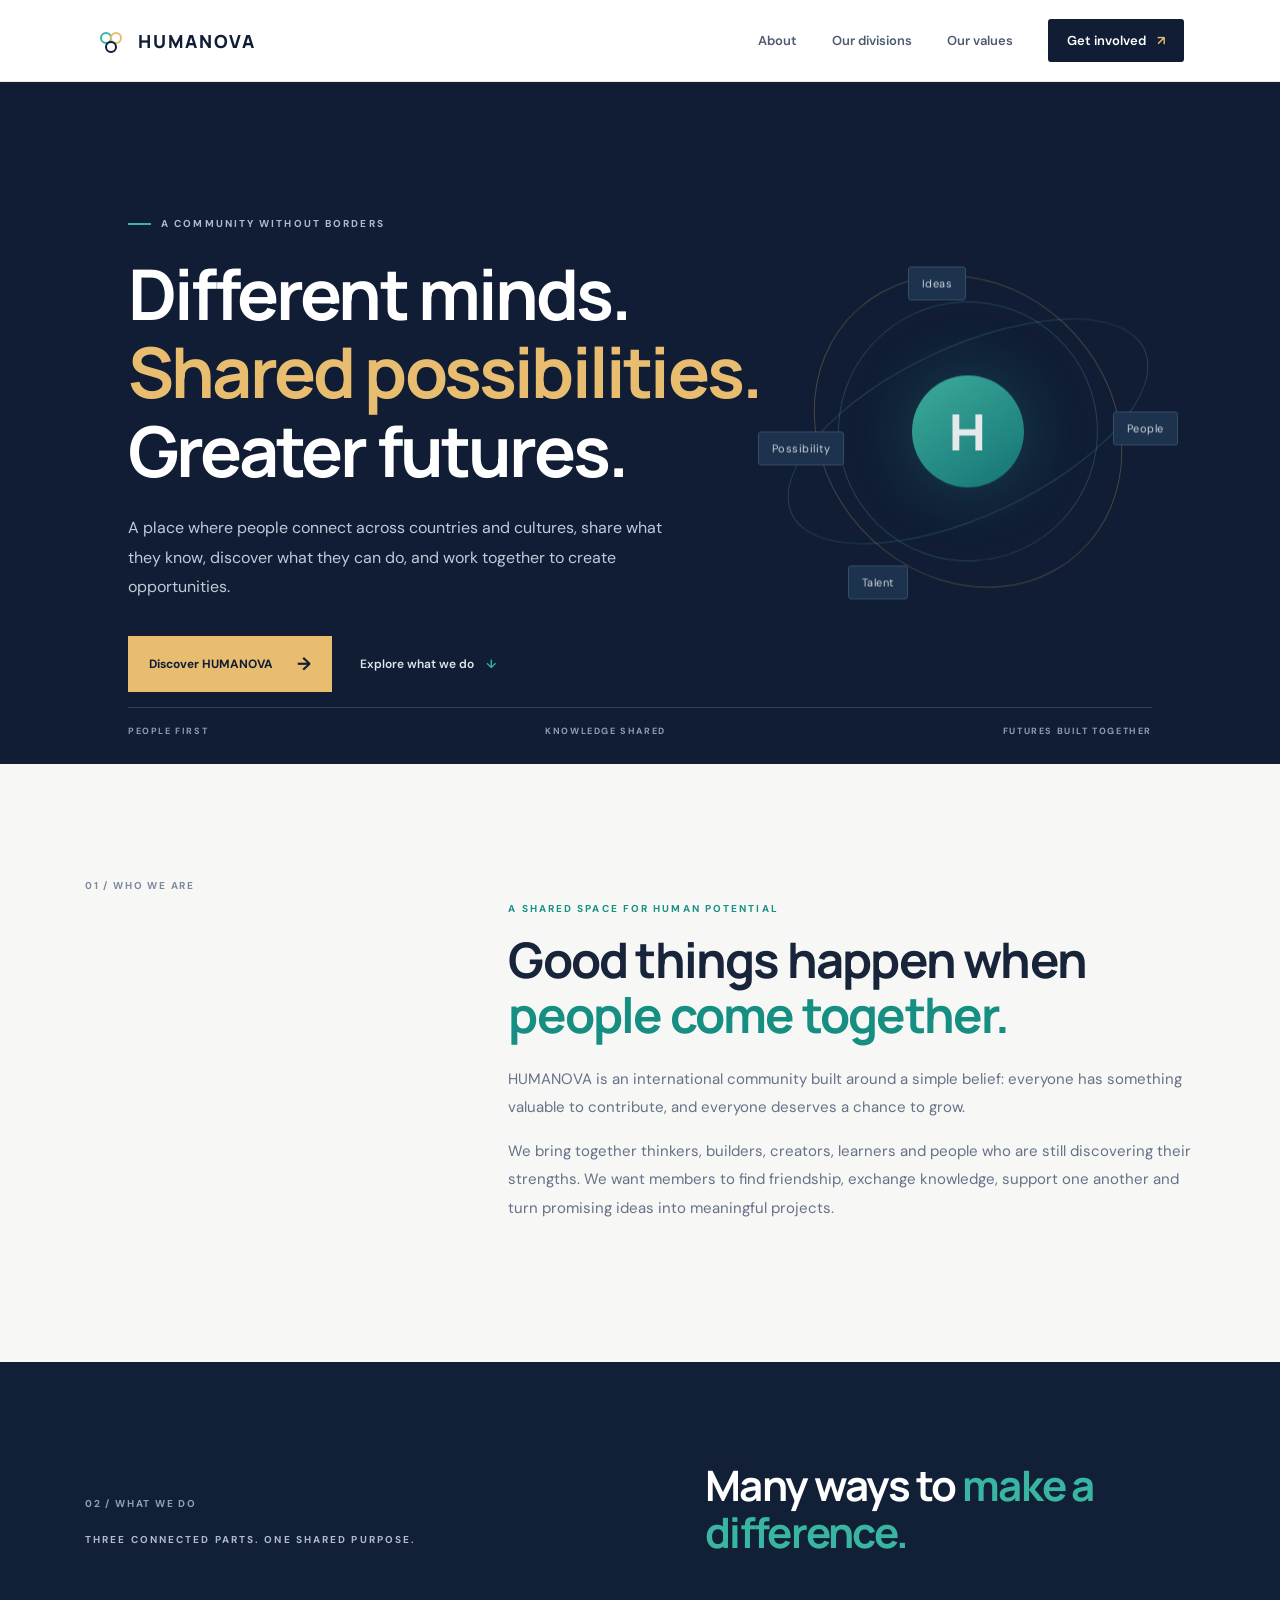
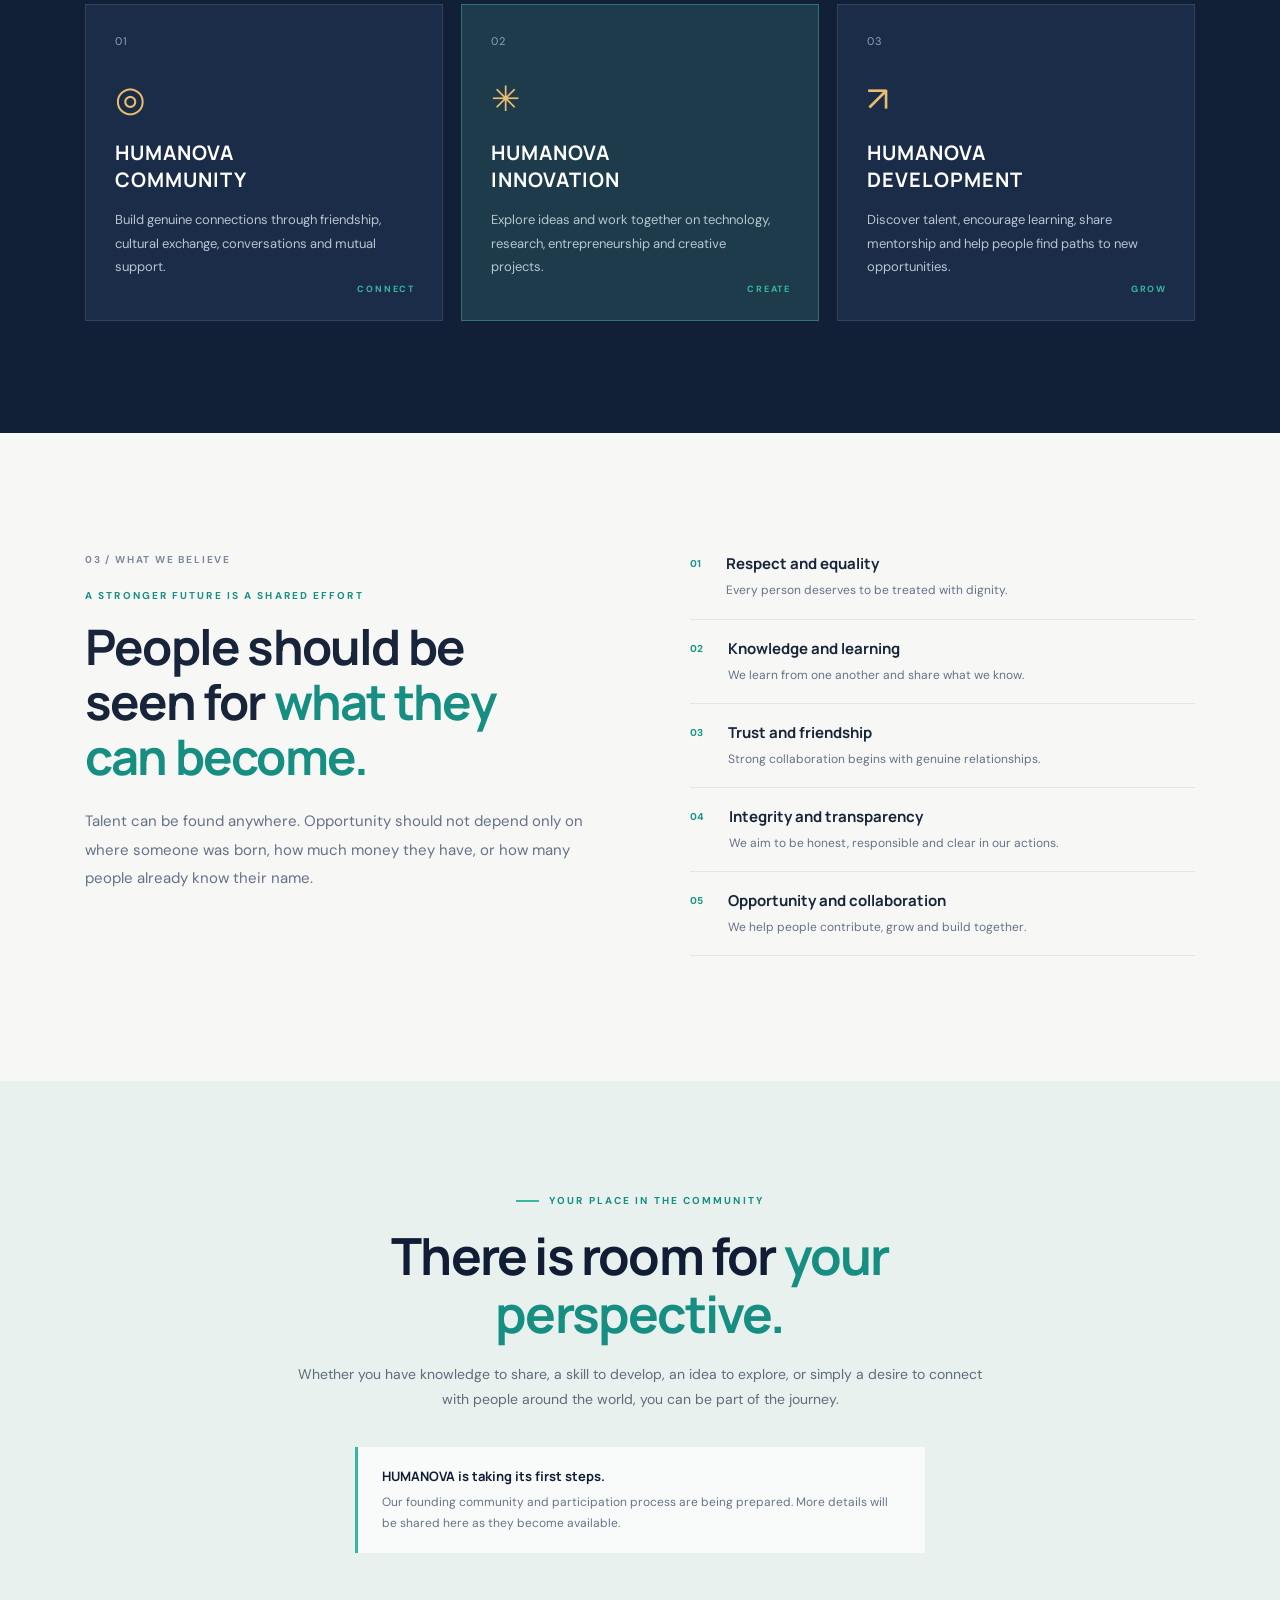
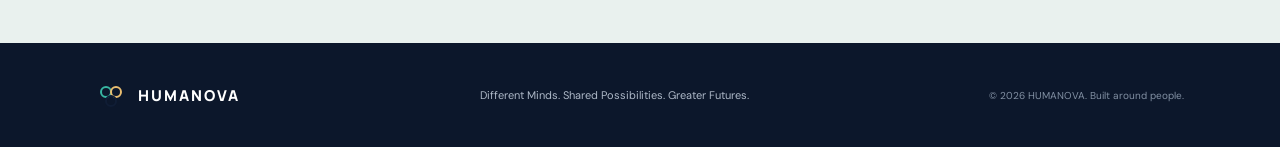
<file: index.html>
<!doctype html>
<html lang="en">
<head>
  <meta charset="utf-8">
  <meta name="viewport" content="width=device-width, initial-scale=1">
  <meta name="theme-color" content="#101d35">
  <meta name="description" content="HUMANOVA brings different minds together to share knowledge, discover talent and build greater futures.">
  <title>HUMANOVA — Different Minds. Shared Possibilities.</title>
  <link rel="preconnect" href="https://fonts.googleapis.com">
  <link rel="preconnect" href="https://fonts.gstatic.com" crossorigin>
  <link href="https://fonts.googleapis.com/css2?family=DM+Sans:wght@400;500;600;700&family=Manrope:wght@400;500;600;700;800&display=swap" rel="stylesheet">
  <link rel="stylesheet" href="styles.css">
  <script src="script.js" defer></script>
</head>
<body>
  <header class="site-header">
    <a class="brand" href="#home" aria-label="HUMANOVA home">
      <span class="brand-mark" aria-hidden="true"><i></i><i></i><i></i></span>
      <span>HUMANOVA</span>
    </a>
    <button class="menu-toggle" aria-label="Open navigation" aria-expanded="false">☰</button>
    <nav class="main-nav" aria-label="Main navigation">
      <a href="#about">About</a>
      <a href="#divisions">Our divisions</a>
      <a href="#values">Our values</a>
      <a href="#membership" class="nav-join">Get involved <span>↗</span></a>
    </nav>
  </header>

  <main>
    <section class="hero" id="home">
      <div class="hero-glow glow-one"></div><div class="hero-glow glow-two"></div>
      <div class="hero-content">
        <p class="eyebrow"><span></span> A community without borders</p>
        <h1>Different minds.<br><em>Shared possibilities.</em><br>Greater futures.</h1>
        <p class="hero-copy">A place where people connect across countries and cultures, share what they know, discover what they can do, and work together to create opportunities.</p>
        <div class="hero-actions">
          <a class="button button-gold" href="#about">Discover HUMANOVA <span>→</span></a>
          <a class="text-link" href="#divisions">Explore what we do <span>↓</span></a>
        </div>
      </div>
      <div class="hero-art" aria-label="Abstract illustration of connected people">
        <div class="orbit orbit-a"></div><div class="orbit orbit-b"></div><div class="orbit orbit-c"></div>
        <div class="core"><span>H</span></div>
        <span class="node node-a">Ideas</span><span class="node node-b">People</span>
        <span class="node node-c">Talent</span><span class="node node-d">Possibility</span>
      </div>
      <div class="hero-foot"><span>PEOPLE FIRST</span><span>KNOWLEDGE SHARED</span><span>FUTURES BUILT TOGETHER</span></div>
    </section>

    <section class="intro section-wrap" id="about">
      <div class="section-label">01 / WHO WE ARE</div>
      <div class="intro-text">
        <p class="eyebrow dark">A shared space for human potential</p>
        <h2>Good things happen when <em>people come together.</em></h2>
        <p>HUMANOVA is an international community built around a simple belief: everyone has something valuable to contribute, and everyone deserves a chance to grow.</p>
        <p>We bring together thinkers, builders, creators, learners and people who are still discovering their strengths. We want members to find friendship, exchange knowledge, support one another and turn promising ideas into meaningful projects.</p>
      </div>
    </section>

    <section class="divisions-section" id="divisions">
      <div class="section-wrap">
        <div class="section-heading">
          <div><div class="section-label light">02 / WHAT WE DO</div><p class="eyebrow">Three connected parts. One shared purpose.</p></div>
          <h2>Many ways to <em>make a difference.</em></h2>
        </div>
        <div class="division-grid">
          <article class="division-card">
            <div class="card-number">01</div><div class="card-icon">◎</div>
            <h3>HUMANOVA<br>COMMUNITY</h3>
            <p>Build genuine connections through friendship, cultural exchange, conversations and mutual support.</p>
            <span class="card-tag">CONNECT</span>
          </article>
          <article class="division-card featured">
            <div class="card-number">02</div><div class="card-icon">✳</div>
            <h3>HUMANOVA<br>INNOVATION</h3>
            <p>Explore ideas and work together on technology, research, entrepreneurship and creative projects.</p>
            <span class="card-tag">CREATE</span>
          </article>
          <article class="division-card">
            <div class="card-number">03</div><div class="card-icon">↗</div>
            <h3>HUMANOVA<br>DEVELOPMENT</h3>
            <p>Discover talent, encourage learning, share mentorship and help people find paths to new opportunities.</p>
            <span class="card-tag">GROW</span>
          </article>
        </div>
      </div>
    </section>

    <section class="belief-section section-wrap" id="values">
      <div class="belief-copy">
        <div class="section-label">03 / WHAT WE BELIEVE</div>
        <p class="eyebrow dark">A stronger future is a shared effort</p>
        <h2>People should be seen for <em>what they can become.</em></h2>
        <p>Talent can be found anywhere. Opportunity should not depend only on where someone was born, how much money they have, or how many people already know their name.</p>
      </div>
      <div class="values-list">
        <div><span>01</span><section><h3>Respect and equality</h3><p>Every person deserves to be treated with dignity.</p></section></div>
        <div><span>02</span><section><h3>Knowledge and learning</h3><p>We learn from one another and share what we know.</p></section></div>
        <div><span>03</span><section><h3>Trust and friendship</h3><p>Strong collaboration begins with genuine relationships.</p></section></div>
        <div><span>04</span><section><h3>Integrity and transparency</h3><p>We aim to be honest, responsible and clear in our actions.</p></section></div>
        <div><span>05</span><section><h3>Opportunity and collaboration</h3><p>We help people contribute, grow and build together.</p></section></div>
      </div>
    </section>

    <section class="membership-section" id="membership">
      <div class="membership-inner">
        <p class="eyebrow"><span></span> YOUR PLACE IN THE COMMUNITY</p>
        <h2>There is room for <em>your perspective.</em></h2>
        <p>Whether you have knowledge to share, a skill to develop, an idea to explore, or simply a desire to connect with people around the world, you can be part of the journey.</p>
        <div class="membership-note">
          <strong>HUMANOVA is taking its first steps.</strong>
          <span>Our founding community and participation process are being prepared. More details will be shared here as they become available.</span>
        </div>
      </div>
    </section>
  </main>

  <footer class="site-footer">
    <a class="brand footer-brand" href="#home"><span class="brand-mark" aria-hidden="true"><i></i><i></i><i></i></span><span>HUMANOVA</span></a>
    <p>Different Minds. Shared Possibilities. Greater Futures.</p>
    <span class="copyright">© <span id="year"></span> HUMANOVA. Built around people.</span>
  </footer>
</body>
</html>
</file>
<file: styles.css>
:root{--navy:#101d35;--navy2:#172945;--teal:#38b6a2;--gold:#e9bd70;--ink:#17243a;--muted:#657187;--paper:#f7f8f6;--white:#fff}
*{box-sizing:border-box}html{scroll-behavior:smooth;scroll-padding-top:90px}body{margin:0;font-family:"DM Sans",sans-serif;color:var(--ink);background:var(--paper)}a{color:inherit;text-decoration:none}.site-header{height:82px;padding:0 7.5%;display:flex;align-items:center;justify-content:space-between;background:#fff;position:sticky;top:0;z-index:20;border-bottom:1px solid #e9edf0}.brand{display:flex;align-items:center;gap:12px;font:800 18px Manrope,sans-serif;letter-spacing:2px;color:var(--navy)}.brand-mark{width:30px;height:30px;display:inline-flex;align-items:center;justify-content:center;position:relative}.brand-mark i{position:absolute;width:12px;height:12px;border:2px solid var(--teal);border-radius:50%}.brand-mark i:nth-child(1){transform:translate(-5px,-3px)}.brand-mark i:nth-child(2){transform:translate(5px,-3px);border-color:var(--gold)}.brand-mark i:nth-child(3){transform:translate(0,6px);border-color:var(--navy)}.main-nav{display:flex;align-items:center;gap:35px;font-size:13px;font-weight:600;color:#4d5b70}.main-nav a:hover,.text-link:hover{color:#168c80}.main-nav .nav-join{background:var(--navy);color:white;padding:13px 19px;border-radius:3px}.nav-join span{color:var(--gold);margin-left:8px}.menu-toggle{display:none;border:0;background:none;font-size:25px;color:var(--navy)}
.hero{min-height:660px;background:var(--navy);color:white;position:relative;overflow:hidden;padding:112px 10% 72px;display:flex;align-items:center}.hero-content{position:relative;z-index:2;max-width:650px}.eyebrow{font-size:10px;font-weight:700;letter-spacing:2.1px;text-transform:uppercase;color:#aebbd0;display:flex;align-items:center;gap:10px}.eyebrow>span{width:23px;height:2px;background:var(--teal);display:inline-block}.hero h1,.section-heading h2,.intro h2,.belief-copy h2,.membership-inner h2{font:700 clamp(42px,5.5vw,70px)/1.12 Manrope,sans-serif;letter-spacing:-2.8px;margin:24px 0}.hero h1 em,.section-heading h2 em,.intro h2 em,.belief-copy h2 em,.membership-inner h2 em{font-style:normal;color:var(--gold)}.hero-copy{max-width:540px;color:#c0cad8;font-size:16px;line-height:1.85}.hero-actions{display:flex;align-items:center;gap:28px;margin-top:34px}.button{padding:16px 21px;font-size:12px;font-weight:700;display:inline-flex;gap:24px;align-items:center}.button-gold{background:var(--gold);color:var(--navy)}.button-gold span{font-size:18px}.text-link{font-size:12px;font-weight:600;color:#e0e6ed}.text-link span{margin-left:9px;color:var(--teal)}.hero-art{position:absolute;width:420px;height:420px;right:8%;top:50%;transform:translateY(-48%);display:grid;place-items:center;opacity:.9}.orbit{position:absolute;border:1px solid rgba(106,190,181,.28);border-radius:50%;transform:rotate(-25deg)}.orbit-a{width:390px;height:170px}.orbit-b{width:330px;height:290px;transform:rotate(48deg);border-color:rgba(233,189,112,.3)}.orbit-c{width:260px;height:260px}.core{width:112px;height:112px;border-radius:50%;background:linear-gradient(145deg,#43bca9,#167e7c);display:grid;place-items:center;box-shadow:0 0 75px rgba(56,182,162,.3);font:800 50px Manrope;color:white}.node{position:absolute;padding:9px 13px;background:#203550;border:1px solid #3b536d;border-radius:3px;color:#e1e9ef;font-size:11px;letter-spacing:.5px}.node-a{top:45px;left:150px}.node-b{right:0;top:190px}.node-c{bottom:42px;left:90px}.node-d{left:0;top:210px}.hero-foot{position:absolute;bottom:27px;left:10%;right:10%;display:flex;justify-content:space-between;border-top:1px solid rgba(255,255,255,.14);padding-top:17px;color:#8f9eb3;font-size:9px;letter-spacing:1.6px;font-weight:700}
.section-wrap{max-width:1180px;margin:auto;padding-left:35px;padding-right:35px}.intro{display:grid;grid-template-columns:1fr 2fr;gap:80px;padding-top:115px;padding-bottom:125px}.section-label{font-size:10px;letter-spacing:1.8px;font-weight:700;color:#7d8a9c}.intro-text{max-width:740px}.eyebrow.dark{color:#178f83}.intro h2,.belief-copy h2{font-size:clamp(34px,4vw,49px);letter-spacing:-1.8px;margin:18px 0 22px}.intro h2 em,.belief-copy h2 em{color:#168e82}.intro-text>p:not(.eyebrow),.belief-copy>p:not(.eyebrow){font-size:15px;line-height:1.9;color:var(--muted);max-width:720px}.divisions-section{background:#111f37;color:white;padding:100px 0 112px}.section-heading{display:flex;justify-content:space-between;align-items:end;margin-bottom:48px}.section-heading h2{font-size:42px;max-width:490px;margin:0;letter-spacing:-1.7px}.section-heading h2 em{color:var(--teal)}.eyebrow{margin-top:23px}.light{color:#92a1b6}.division-grid{display:grid;grid-template-columns:repeat(3,1fr);gap:18px}.division-card{min-height:315px;padding:29px;background:#1a2c47;border:1px solid #30435e;position:relative}.division-card.featured{background:#1d3b4b;border-color:#2e756e}.card-number{font-size:11px;color:#91a1b5;letter-spacing:1px}.card-icon{font-size:35px;color:var(--gold);margin:28px 0 17px}.division-card h3{font:700 20px/1.35 Manrope,sans-serif;letter-spacing:1px;margin:0 0 15px}.division-card p{font-size:13px;line-height:1.8;color:#b9c5d3;max-width:290px}.card-tag{position:absolute;bottom:25px;right:27px;font-size:9px;letter-spacing:1.8px;color:var(--teal);font-weight:700}
.belief-section{display:grid;grid-template-columns:1fr 1fr;gap:100px;padding-top:120px;padding-bottom:125px}.belief-copy h2{max-width:470px}.values-list>div{display:flex;gap:25px;padding:18px 0;border-bottom:1px solid #e1e6e8}.values-list>div:first-child{padding-top:0}.values-list>div>span{font-size:10px;color:#159486;font-weight:700;padding-top:4px}.values-list h3{font:700 15px Manrope;margin:0 0 7px}.values-list p{font-size:12px;color:var(--muted);margin:0;line-height:1.6}
.membership-section{background:#e9f1ee;padding:90px 25px;text-align:center}.membership-inner{max-width:700px;margin:auto}.membership-inner .eyebrow{justify-content:center;color:#168e82}.membership-inner h2{font-size:clamp(36px,4vw,52px);letter-spacing:-1.8px;color:var(--navy);margin:20px 0}.membership-inner h2 em{color:#168e82}.membership-inner>p:not(.eyebrow){color:#5e6d7c;line-height:1.8;font-size:14px}.membership-note{margin:35px auto 0;padding:20px 24px;background:rgba(255,255,255,.75);border-left:3px solid var(--teal);text-align:left;display:flex;flex-direction:column;gap:7px;max-width:570px}.membership-note strong{font:700 13px Manrope;color:var(--navy)}.membership-note span{font-size:12px;line-height:1.7;color:#667487}.site-footer{background:#0c172b;color:#aeb9c8;padding:34px 7.5%;display:flex;align-items:center;justify-content:space-between;gap:20px}.footer-brand{color:white;font-size:15px}.site-footer p{font-size:11px;color:#aeb9c8}.copyright{font-size:10px;color:#8290a3}
@media(max-width:900px){.hero{padding-left:7%;padding-right:7%}.hero-art{right:-120px;opacity:.35}.hero-content{max-width:650px}.hero-foot{left:7%;right:7%}.intro{gap:35px}.belief-section{gap:45px}.section-heading{gap:25px}.section-heading h2{font-size:35px}}
@media(max-width:650px){.site-header{height:70px;padding:0 6%}.menu-toggle{display:block}.main-nav{display:none;position:absolute;top:70px;left:0;right:0;background:white;padding:20px 6% 25px;flex-direction:column;align-items:stretch;gap:20px;border-bottom:1px solid #e8ecef}.main-nav.open{display:flex}.main-nav .nav-join{text-align:center}.hero{min-height:650px;padding:90px 7% 105px;align-items:flex-start}.hero h1{font-size:43px;letter-spacing:-1.8px}.hero-copy{font-size:14px}.hero-art{width:320px;height:320px;right:-145px;top:65%;opacity:.23}.orbit-a{width:300px;height:130px}.orbit-b{width:260px;height:230px}.orbit-c{width:205px;height:205px}.hero-foot{gap:12px;flex-wrap:wrap;font-size:8px}.hero-foot span:last-child{display:none}.hero-actions{align-items:flex-start;flex-direction:column;gap:20px}.section-wrap{padding-left:7%;padding-right:7%}.intro{grid-template-columns:1fr;gap:28px;padding-top:75px;padding-bottom:80px}.intro h2,.belief-copy h2{font-size:37px}.divisions-section{padding:75px 0}.section-heading{display:block}.section-heading h2{font-size:36px;margin-top:22px}.division-grid{grid-template-columns:1fr}.division-card{min-height:280px}.belief-section{grid-template-columns:1fr;gap:40px;padding-top:80px;padding-bottom:85px}.membership-section{padding:75px 7%}.membership-inner h2{font-size:38px}.site-footer{flex-direction:column;align-items:flex-start;padding:32px 7%}.site-footer p{margin:0}.copyright{margin-top:8px}}
</file>
